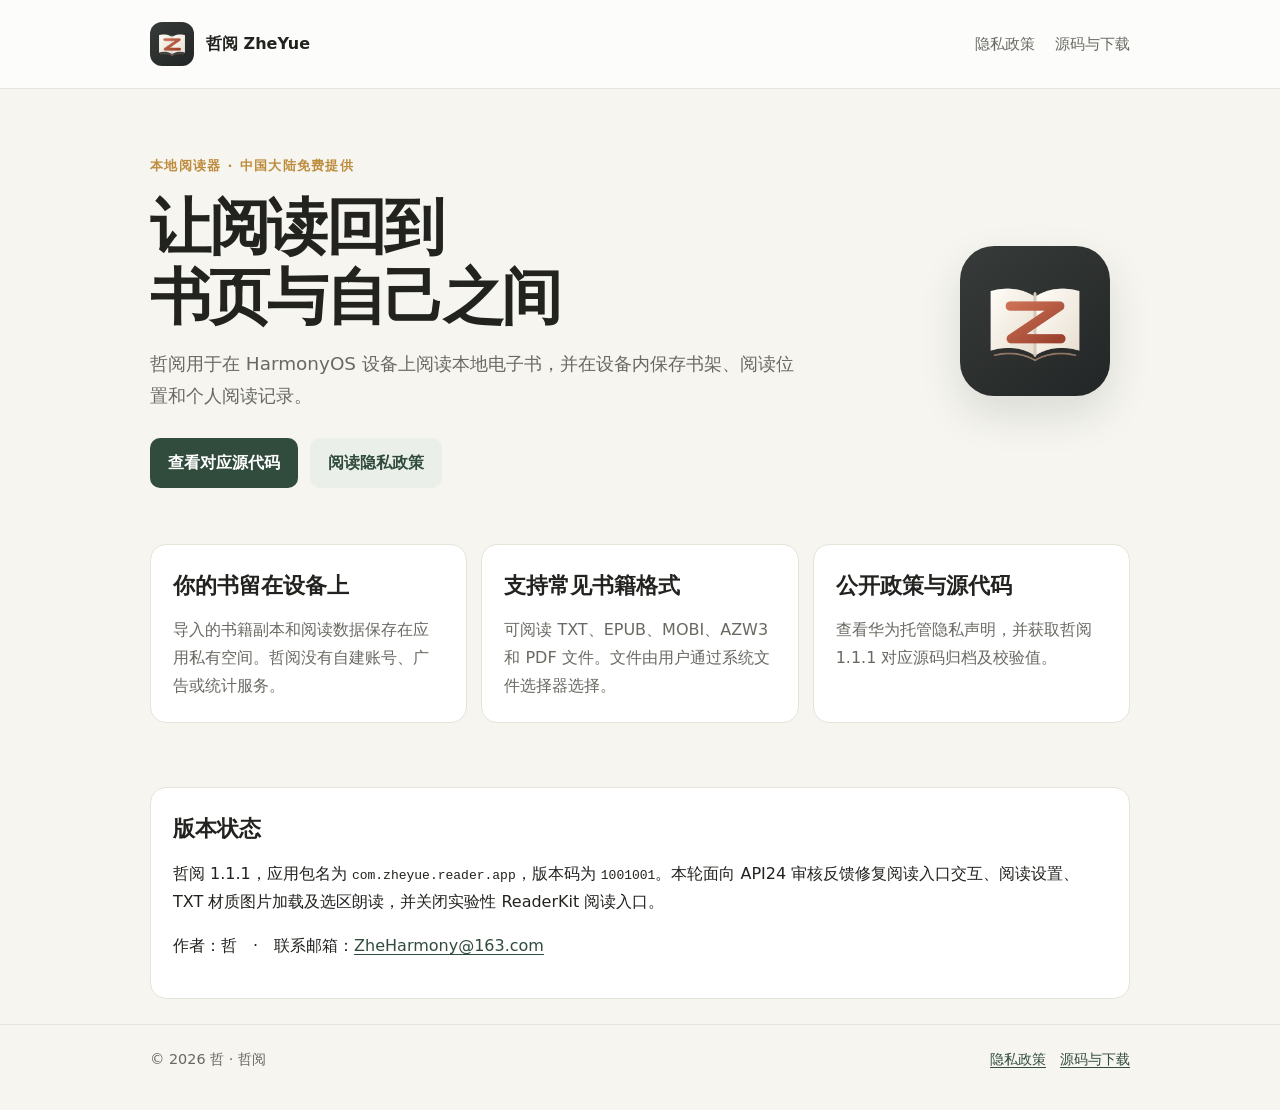
<file: index.html>
<!doctype html>
<html lang="zh-CN">
<head>
  <meta charset="utf-8"><meta name="viewport" content="width=device-width, initial-scale=1">
  <meta name="description" content="哲阅是面向中国大陆用户的免费本地电子书阅读器。查看 1.1.1 对应源代码与华为托管隐私声明。">
  <title>哲阅 ZheYue｜本地阅读，安心相伴</title><link rel="icon" href="icon-1024.png"><link rel="stylesheet" href="style.css">
</head>
<body>
  <header class="top"><div class="wrap nav"><a class="brand" href="index.html"><img src="icon-1024.png" alt="哲阅图标"><span>哲阅 ZheYue</span></a><nav class="links" aria-label="主导航"><a href="privacy.html">隐私政策</a><a href="source.html">源码与下载</a></nav></div></header>
  <main class="wrap">
    <section class="hero"><div><div class="eyebrow">本地阅读器 · 中国大陆免费提供</div><h1>让阅读回到<br>书页与自己之间</h1><p class="lead">哲阅用于在 HarmonyOS 设备上阅读本地电子书，并在设备内保存书架、阅读位置和个人阅读记录。</p><div class="actions"><a class="button" href="source.html">查看对应源代码</a><a class="button secondary" href="privacy.html">阅读隐私政策</a></div></div><img src="icon-1024.png" alt="哲阅应用图标"></section>
    <section class="grid" aria-label="产品说明"><article class="card"><h2>你的书留在设备上</h2><p>导入的书籍副本和阅读数据保存在应用私有空间。哲阅没有自建账号、广告或统计服务。</p></article><article class="card"><h2>支持常见书籍格式</h2><p>可阅读 TXT、EPUB、MOBI、AZW3 和 PDF 文件。文件由用户通过系统文件选择器选择。</p></article><article class="card"><h2>公开政策与源代码</h2><p>查看华为托管隐私声明，并获取哲阅 1.1.1 对应源码归档及校验值。</p></article></section>
    <section class="panel"><h2>版本状态</h2><p>哲阅 1.1.1，应用包名为 <code>com.zheyue.reader.app</code>，版本码为 <code>1001001</code>。本轮面向 API24 审核反馈修复阅读入口交互、阅读设置、TXT 材质图片加载及选区朗读，并关闭实验性 ReaderKit 阅读入口。</p><p>作者：哲　·　联系邮箱：<a href="mailto:ZheHarmony@163.com">ZheHarmony@163.com</a></p></section>
  </main>
  <footer class="footer"><div class="wrap nav"><span>© 2026 哲 · 哲阅</span><span><a href="privacy.html">隐私政策</a>　<a href="source.html">源码与下载</a></span></div></footer>
</body>
</html>
</file>
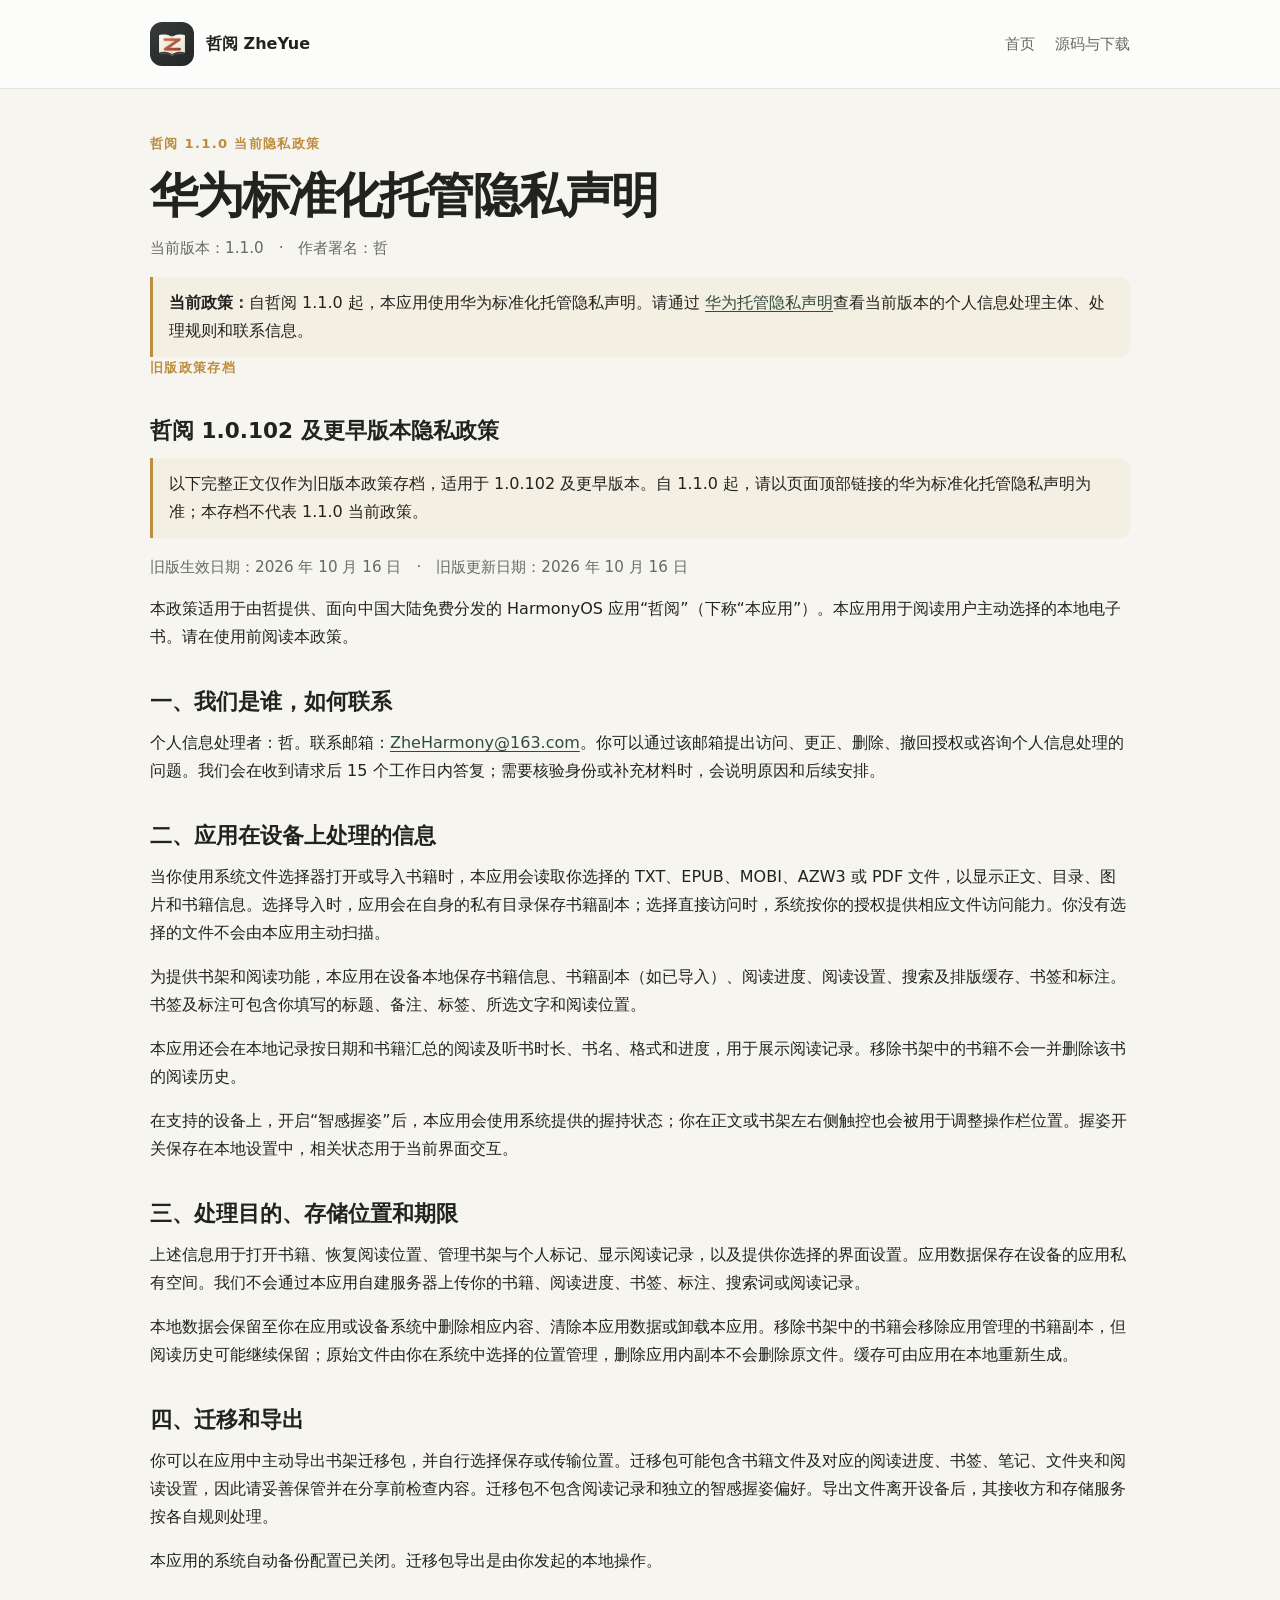
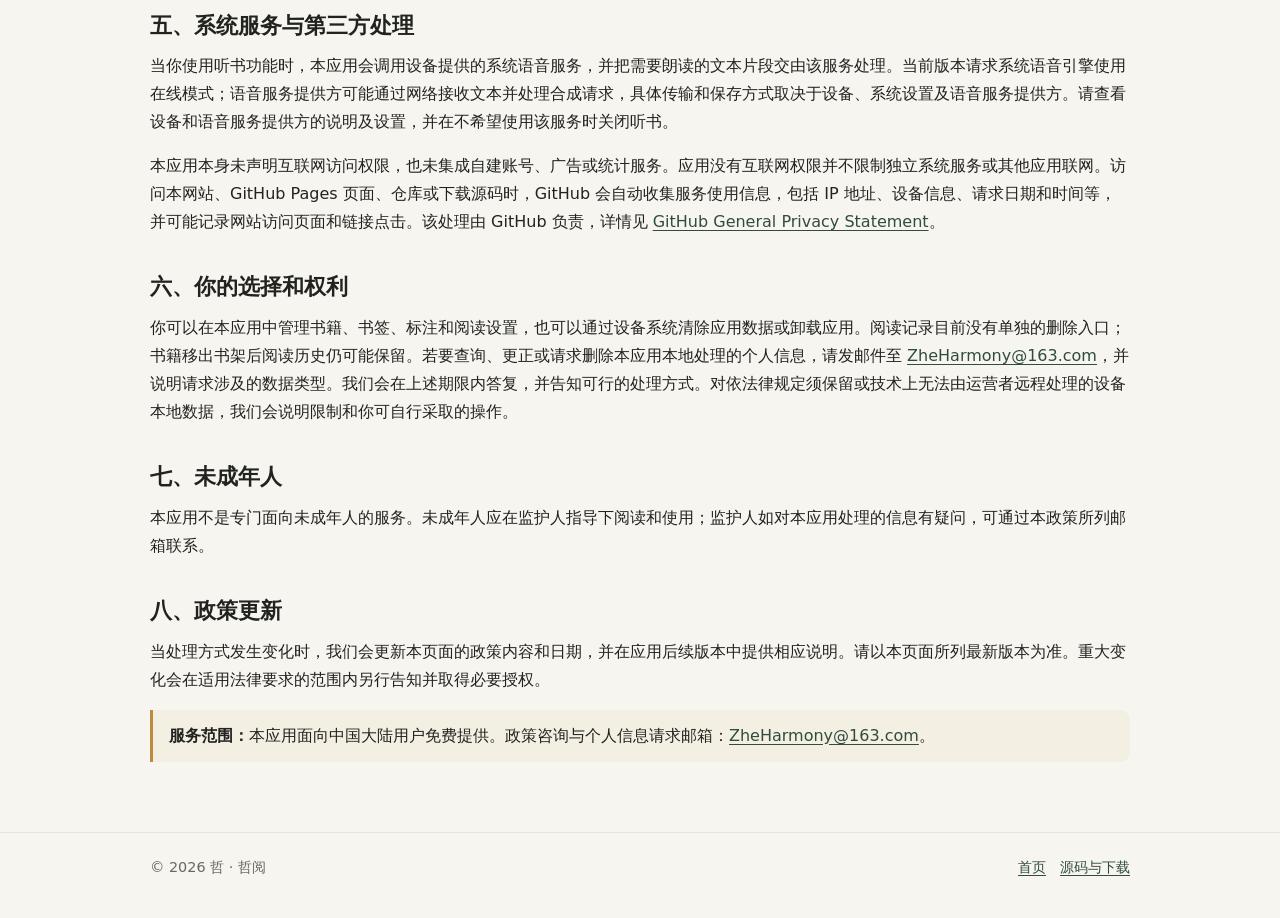
<file: privacy.html>
<!doctype html>
<html lang="zh-CN">
<head>
  <meta charset="utf-8"><meta name="viewport" content="width=device-width, initial-scale=1">
  <meta name="description" content="哲阅隐私政策：说明本地书籍、阅读进度、书签、标注、阅读记录和系统语音服务的处理方式。">
  <title>隐私政策｜哲阅 ZheYue</title><link rel="icon" href="icon-1024.png"><link rel="stylesheet" href="style.css">
</head>
<body>
  <header class="top"><div class="wrap nav"><a class="brand" href="index.html"><img src="icon-1024.png" alt="哲阅图标"><span>哲阅 ZheYue</span></a><nav class="links" aria-label="主导航"><a href="index.html">首页</a><a href="source.html">源码与下载</a></nav></div></header>
  <main class="wrap page policy">
    <div class="eyebrow">哲阅 1.1.0 当前隐私政策</div><h1>华为标准化托管隐私声明</h1><p class="meta">当前版本：1.1.0　·　作者署名：哲</p>
    <section class="callout"><strong>当前政策：</strong>自哲阅 1.1.0 起，本应用使用华为标准化托管隐私声明。请通过 <a href="https://agreement-drcn.hispace.dbankcloud.cn/index.html?lang=zh&amp;agreementId=2062205418523877056">华为托管隐私声明</a>查看当前版本的个人信息处理主体、处理规则和联系信息。</section>
    <section class="policy-archive"><div class="eyebrow">旧版政策存档</div><h2>哲阅 1.0.102 及更早版本隐私政策</h2><p class="callout">以下完整正文仅作为旧版本政策存档，适用于 1.0.102 及更早版本。自 1.1.0 起，请以页面顶部链接的华为标准化托管隐私声明为准；本存档不代表 1.1.0 当前政策。</p><p class="meta">旧版生效日期：2026 年 10 月 16 日　·　旧版更新日期：2026 年 10 月 16 日</p>
    <p>本政策适用于由哲提供、面向中国大陆免费分发的 HarmonyOS 应用“哲阅”（下称“本应用”）。本应用用于阅读用户主动选择的本地电子书。请在使用前阅读本政策。</p>
    <h2>一、我们是谁，如何联系</h2><p>个人信息处理者：哲。联系邮箱：<a href="mailto:ZheHarmony@163.com">ZheHarmony@163.com</a>。你可以通过该邮箱提出访问、更正、删除、撤回授权或咨询个人信息处理的问题。我们会在收到请求后 15 个工作日内答复；需要核验身份或补充材料时，会说明原因和后续安排。</p>
    <h2>二、应用在设备上处理的信息</h2><p>当你使用系统文件选择器打开或导入书籍时，本应用会读取你选择的 TXT、EPUB、MOBI、AZW3 或 PDF 文件，以显示正文、目录、图片和书籍信息。选择导入时，应用会在自身的私有目录保存书籍副本；选择直接访问时，系统按你的授权提供相应文件访问能力。你没有选择的文件不会由本应用主动扫描。</p><p>为提供书架和阅读功能，本应用在设备本地保存书籍信息、书籍副本（如已导入）、阅读进度、阅读设置、搜索及排版缓存、书签和标注。书签及标注可包含你填写的标题、备注、标签、所选文字和阅读位置。</p><p>本应用还会在本地记录按日期和书籍汇总的阅读及听书时长、书名、格式和进度，用于展示阅读记录。移除书架中的书籍不会一并删除该书的阅读历史。</p><p>在支持的设备上，开启“智感握姿”后，本应用会使用系统提供的握持状态；你在正文或书架左右侧触控也会被用于调整操作栏位置。握姿开关保存在本地设置中，相关状态用于当前界面交互。</p>
    <h2>三、处理目的、存储位置和期限</h2><p>上述信息用于打开书籍、恢复阅读位置、管理书架与个人标记、显示阅读记录，以及提供你选择的界面设置。应用数据保存在设备的应用私有空间。我们不会通过本应用自建服务器上传你的书籍、阅读进度、书签、标注、搜索词或阅读记录。</p><p>本地数据会保留至你在应用或设备系统中删除相应内容、清除本应用数据或卸载本应用。移除书架中的书籍会移除应用管理的书籍副本，但阅读历史可能继续保留；原始文件由你在系统中选择的位置管理，删除应用内副本不会删除原文件。缓存可由应用在本地重新生成。</p>
    <h2>四、迁移和导出</h2><p>你可以在应用中主动导出书架迁移包，并自行选择保存或传输位置。迁移包可能包含书籍文件及对应的阅读进度、书签、笔记、文件夹和阅读设置，因此请妥善保管并在分享前检查内容。迁移包不包含阅读记录和独立的智感握姿偏好。导出文件离开设备后，其接收方和存储服务按各自规则处理。</p><p>本应用的系统自动备份配置已关闭。迁移包导出是由你发起的本地操作。</p>
    <h2>五、系统服务与第三方处理</h2><p>当你使用听书功能时，本应用会调用设备提供的系统语音服务，并把需要朗读的文本片段交由该服务处理。当前版本请求系统语音引擎使用在线模式；语音服务提供方可能通过网络接收文本并处理合成请求，具体传输和保存方式取决于设备、系统设置及语音服务提供方。请查看设备和语音服务提供方的说明及设置，并在不希望使用该服务时关闭听书。</p><p>本应用本身未声明互联网访问权限，也未集成自建账号、广告或统计服务。应用没有互联网权限并不限制独立系统服务或其他应用联网。访问本网站、GitHub Pages 页面、仓库或下载源码时，GitHub 会自动收集服务使用信息，包括 IP 地址、设备信息、请求日期和时间等，并可能记录网站访问页面和链接点击。该处理由 GitHub 负责，详情见 <a href="https://docs.github.com/en/site-policy/privacy-policies/github-general-privacy-statement">GitHub General Privacy Statement</a>。</p>
    <h2>六、你的选择和权利</h2><p>你可以在本应用中管理书籍、书签、标注和阅读设置，也可以通过设备系统清除应用数据或卸载应用。阅读记录目前没有单独的删除入口；书籍移出书架后阅读历史仍可能保留。若要查询、更正或请求删除本应用本地处理的个人信息，请发邮件至 <a href="mailto:ZheHarmony@163.com">ZheHarmony@163.com</a>，并说明请求涉及的数据类型。我们会在上述期限内答复，并告知可行的处理方式。对依法律规定须保留或技术上无法由运营者远程处理的设备本地数据，我们会说明限制和你可自行采取的操作。</p>
    <h2>七、未成年人</h2><p>本应用不是专门面向未成年人的服务。未成年人应在监护人指导下阅读和使用；监护人如对本应用处理的信息有疑问，可通过本政策所列邮箱联系。</p>
    <h2>八、政策更新</h2><p>当处理方式发生变化时，我们会更新本页面的政策内容和日期，并在应用后续版本中提供相应说明。请以本页面所列最新版本为准。重大变化会在适用法律要求的范围内另行告知并取得必要授权。</p>
    <div class="callout"><strong>服务范围：</strong>本应用面向中国大陆用户免费提供。政策咨询与个人信息请求邮箱：<a href="mailto:ZheHarmony@163.com">ZheHarmony@163.com</a>。</div>
    </section>
  </main>
  <footer class="footer"><div class="wrap nav"><span>© 2026 哲 · 哲阅</span><span><a href="index.html">首页</a>　<a href="source.html">源码与下载</a></span></div></footer>
</body>
</html>
</file>
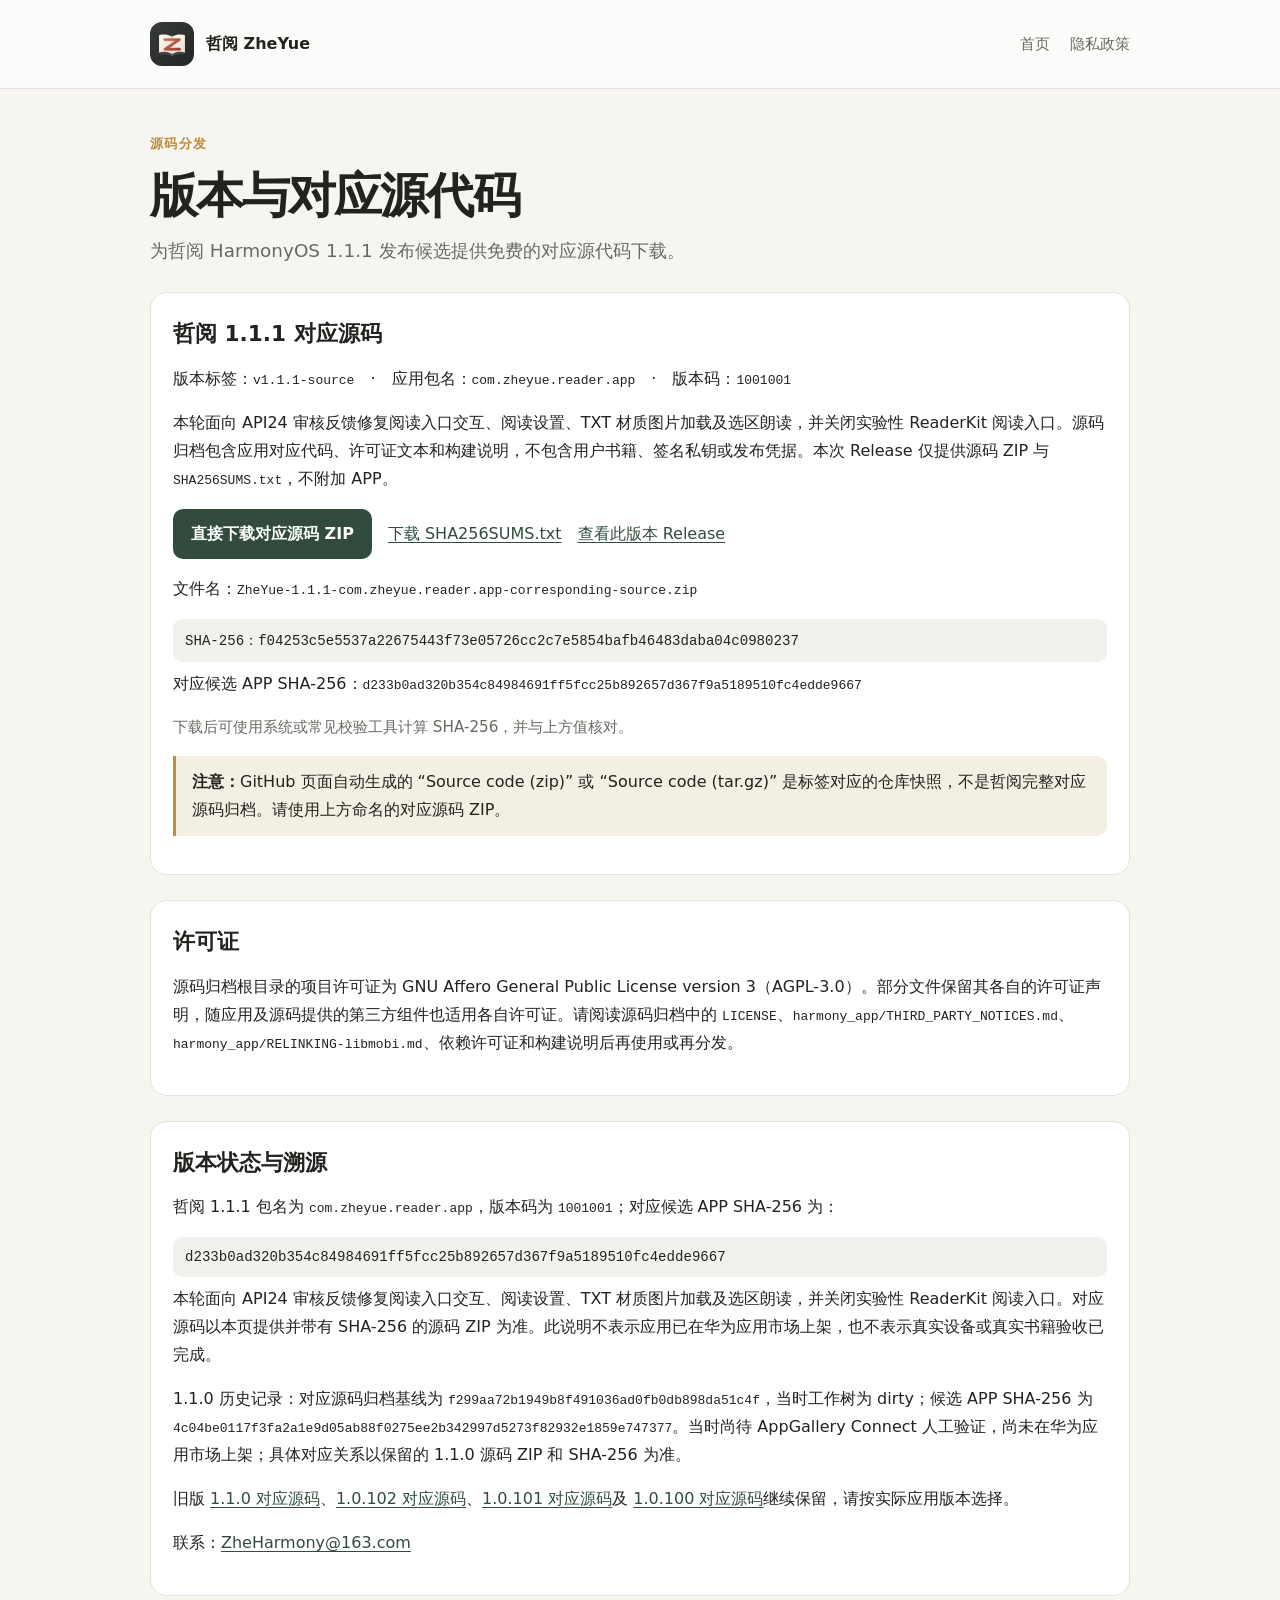
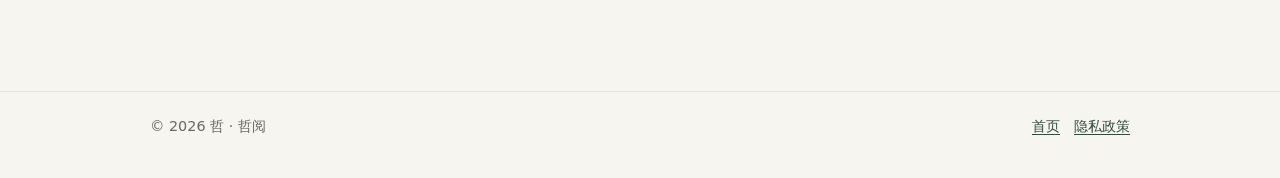
<file: source.html>
<!doctype html>
<html lang="zh-CN">
<head>
  <meta charset="utf-8"><meta name="viewport" content="width=device-width, initial-scale=1">
  <meta name="description" content="下载哲阅 HarmonyOS 1.1.1 对应源代码归档，查看版本说明和 SHA-256 校验值。">
  <title>源码与下载｜哲阅 ZheYue</title><link rel="icon" href="icon-1024.png"><link rel="stylesheet" href="style.css">
</head>
<body>
  <header class="top"><div class="wrap nav"><a class="brand" href="index.html"><img src="icon-1024.png" alt="哲阅图标"><span>哲阅 ZheYue</span></a><nav class="links" aria-label="主导航"><a href="index.html">首页</a><a href="privacy.html">隐私政策</a></nav></div></header>
  <main class="wrap page">
    <div class="eyebrow">源码分发</div><h1>版本与对应源代码</h1><p class="lead">为哲阅 HarmonyOS 1.1.1 发布候选提供免费的对应源代码下载。</p>
    <section class="panel"><h2>哲阅 1.1.1 对应源码</h2><p>版本标签：<code>v1.1.1-source</code>　·　应用包名：<code>com.zheyue.reader.app</code>　·　版本码：<code>1001001</code></p><p>本轮面向 API24 审核反馈修复阅读入口交互、阅读设置、TXT 材质图片加载及选区朗读，并关闭实验性 ReaderKit 阅读入口。源码归档包含应用对应代码、许可证文本和构建说明，不包含用户书籍、签名私钥或发布凭据。本次 Release 仅提供源码 ZIP 与 <code>SHA256SUMS.txt</code>，不附加 APP。</p><p><a class="button" href="https://github.com/sxyqgyz-sudo/zheyue/releases/download/v1.1.1-source/ZheYue-1.1.1-com.zheyue.reader.app-corresponding-source.zip">直接下载对应源码 ZIP</a>　<a href="https://github.com/sxyqgyz-sudo/zheyue/releases/download/v1.1.1-source/SHA256SUMS.txt">下载 SHA256SUMS.txt</a>　<a href="https://github.com/sxyqgyz-sudo/zheyue/releases/tag/v1.1.1-source">查看此版本 Release</a></p><p>文件名：<code>ZheYue-1.1.1-com.zheyue.reader.app-corresponding-source.zip</code></p><div class="hash">SHA-256：f04253c5e5537a22675443f73e05726cc2c7e5854bafb46483daba04c0980237</div><p>对应候选 APP SHA-256：<code>d233b0ad320b354c84984691ff5fcc25b892657d367f9a5189510fc4edde9667</code></p><p class="meta">下载后可使用系统或常见校验工具计算 SHA-256，并与上方值核对。</p><p class="callout"><strong>注意：</strong>GitHub 页面自动生成的 “Source code (zip)” 或 “Source code (tar.gz)” 是标签对应的仓库快照，不是哲阅完整对应源码归档。请使用上方命名的对应源码 ZIP。</p></section>
    <section class="panel"><h2>许可证</h2><p>源码归档根目录的项目许可证为 GNU Affero General Public License version 3（AGPL-3.0）。部分文件保留其各自的许可证声明，随应用及源码提供的第三方组件也适用各自许可证。请阅读源码归档中的 <code>LICENSE</code>、<code>harmony_app/THIRD_PARTY_NOTICES.md</code>、<code>harmony_app/RELINKING-libmobi.md</code>、依赖许可证和构建说明后再使用或再分发。</p></section>
    <section class="panel"><h2>版本状态与溯源</h2><p>哲阅 1.1.1 包名为 <code>com.zheyue.reader.app</code>，版本码为 <code>1001001</code>；对应候选 APP SHA-256 为：</p><div class="hash">d233b0ad320b354c84984691ff5fcc25b892657d367f9a5189510fc4edde9667</div><p>本轮面向 API24 审核反馈修复阅读入口交互、阅读设置、TXT 材质图片加载及选区朗读，并关闭实验性 ReaderKit 阅读入口。对应源码以本页提供并带有 SHA-256 的源码 ZIP 为准。此说明不表示应用已在华为应用市场上架，也不表示真实设备或真实书籍验收已完成。</p><p>1.1.0 历史记录：对应源码归档基线为 <code>f299aa72b1949b8f491036ad0fb0db898da51c4f</code>，当时工作树为 dirty；候选 APP SHA-256 为 <code>4c04be0117f3fa2a1e9d05ab88f0275ee2b342997d5273f82932e1859e747377</code>。当时尚待 AppGallery Connect 人工验证，尚未在华为应用市场上架；具体对应关系以保留的 1.1.0 源码 ZIP 和 SHA-256 为准。</p><p>旧版 <a href="https://github.com/sxyqgyz-sudo/zheyue/releases/tag/v1.1.0-source">1.1.0 对应源码</a>、<a href="https://github.com/sxyqgyz-sudo/zheyue/releases/tag/v1.0.102-source">1.0.102 对应源码</a>、<a href="https://github.com/sxyqgyz-sudo/zheyue/releases/tag/v1.0.101-source">1.0.101 对应源码</a>及 <a href="https://github.com/sxyqgyz-sudo/zheyue/releases/tag/v1.0.100-source">1.0.100 对应源码</a>继续保留，请按实际应用版本选择。</p><p>联系：<a href="mailto:ZheHarmony@163.com">ZheHarmony@163.com</a></p></section>
  </main>
  <footer class="footer"><div class="wrap nav"><span>© 2026 哲 · 哲阅</span><span><a href="index.html">首页</a>　<a href="privacy.html">隐私政策</a></span></div></footer>
</body>
</html>
</file>
<file: style.css>
:root{color-scheme:light;--ink:#22231f;--muted:#686a62;--paper:#f6f5f0;--card:#fff;--line:#e5e3da;--green:#314c3d;--green-soft:#eaf0e9;--gold:#bd8c3c;font-family:system-ui,-apple-system,"Segoe UI","PingFang SC","Microsoft YaHei",sans-serif}*{box-sizing:border-box}body{margin:0;background:var(--paper);color:var(--ink);line-height:1.75}a{color:var(--green);text-underline-offset:3px}a:hover{color:#182d21}.wrap{width:min(980px,calc(100% - 36px));margin:auto}.top{padding:22px 0;border-bottom:1px solid var(--line);background:rgba(255,255,255,.7)}.nav{display:flex;align-items:center;justify-content:space-between;gap:18px}.brand{display:flex;align-items:center;gap:12px;color:var(--ink);text-decoration:none;font-weight:700}.brand img{width:44px;height:44px;border-radius:12px}.links{display:flex;gap:20px;flex-wrap:wrap}.links a{text-decoration:none;color:var(--muted);font-size:.95rem}.hero{padding:66px 0 48px;display:grid;grid-template-columns:1fr 170px;gap:34px;align-items:center}.eyebrow{color:var(--gold);font-size:.82rem;font-weight:700;letter-spacing:.1em;text-transform:uppercase}h1{font-size:clamp(2.15rem,5vw,3.8rem);line-height:1.15;letter-spacing:-.04em;margin:.25em 0}h2{font-size:1.35rem;margin:0 0 12px}p{margin:.5em 0 1em}.lead{font-size:1.15rem;color:var(--muted);max-width:650px}.hero img{width:150px;height:150px;border-radius:34px;box-shadow:0 18px 42px #26332821}.actions{display:flex;gap:12px;flex-wrap:wrap;margin-top:25px}.button{display:inline-block;padding:11px 18px;border-radius:10px;background:var(--green);color:white;text-decoration:none;font-weight:650}.button.secondary{background:var(--green-soft);color:var(--green)}.grid{display:grid;grid-template-columns:repeat(3,1fr);gap:14px;margin:8px 0 64px}.card,.panel{background:var(--card);border:1px solid var(--line);border-radius:16px;padding:22px}.card p{color:var(--muted);margin-bottom:0}.page{padding:44px 0 70px}.page h1{font-size:clamp(2rem,4vw,3rem)}.meta{color:var(--muted);font-size:.95rem}.panel{margin:25px 0}.panel h2{margin-top:0}.policy h2{margin:32px 0 8px}.policy ul{padding-left:1.35rem}.callout{border-left:3px solid var(--gold);padding:12px 16px;background:#f4efe3;border-radius:0 10px 10px 0}.hash{word-break:break-all;font: .88rem ui-monospace,SFMono-Regular,Consolas,monospace;background:#f2f1ed;padding:12px;border-radius:9px}.footer{border-top:1px solid var(--line);padding:22px 0 38px;color:var(--muted);font-size:.9rem}.footer .nav{align-items:flex-start}@media(max-width:700px){.hero{grid-template-columns:1fr;padding-top:42px}.hero img{grid-row:1;width:92px;height:92px;border-radius:22px}.grid{grid-template-columns:1fr}.nav{align-items:flex-start;flex-direction:column}.links{gap:14px}.page{padding-top:30px}}
</file>
